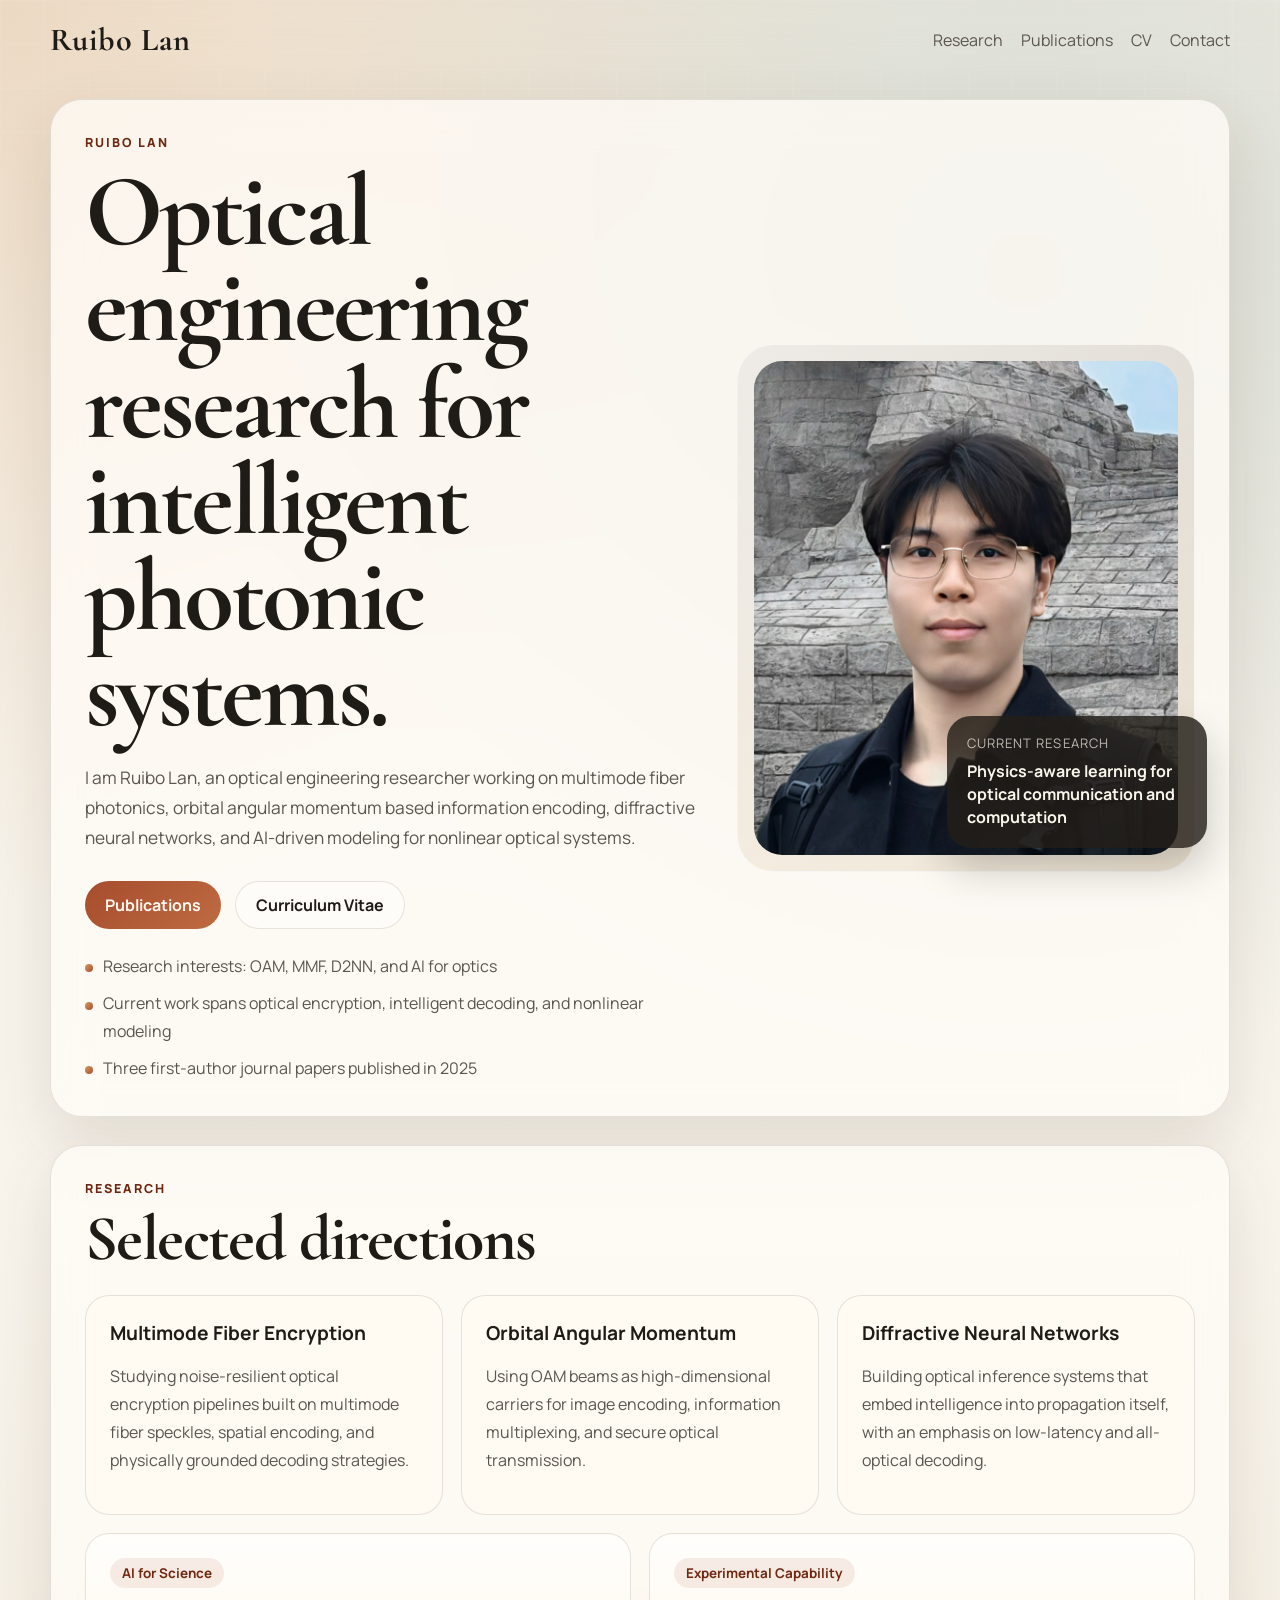
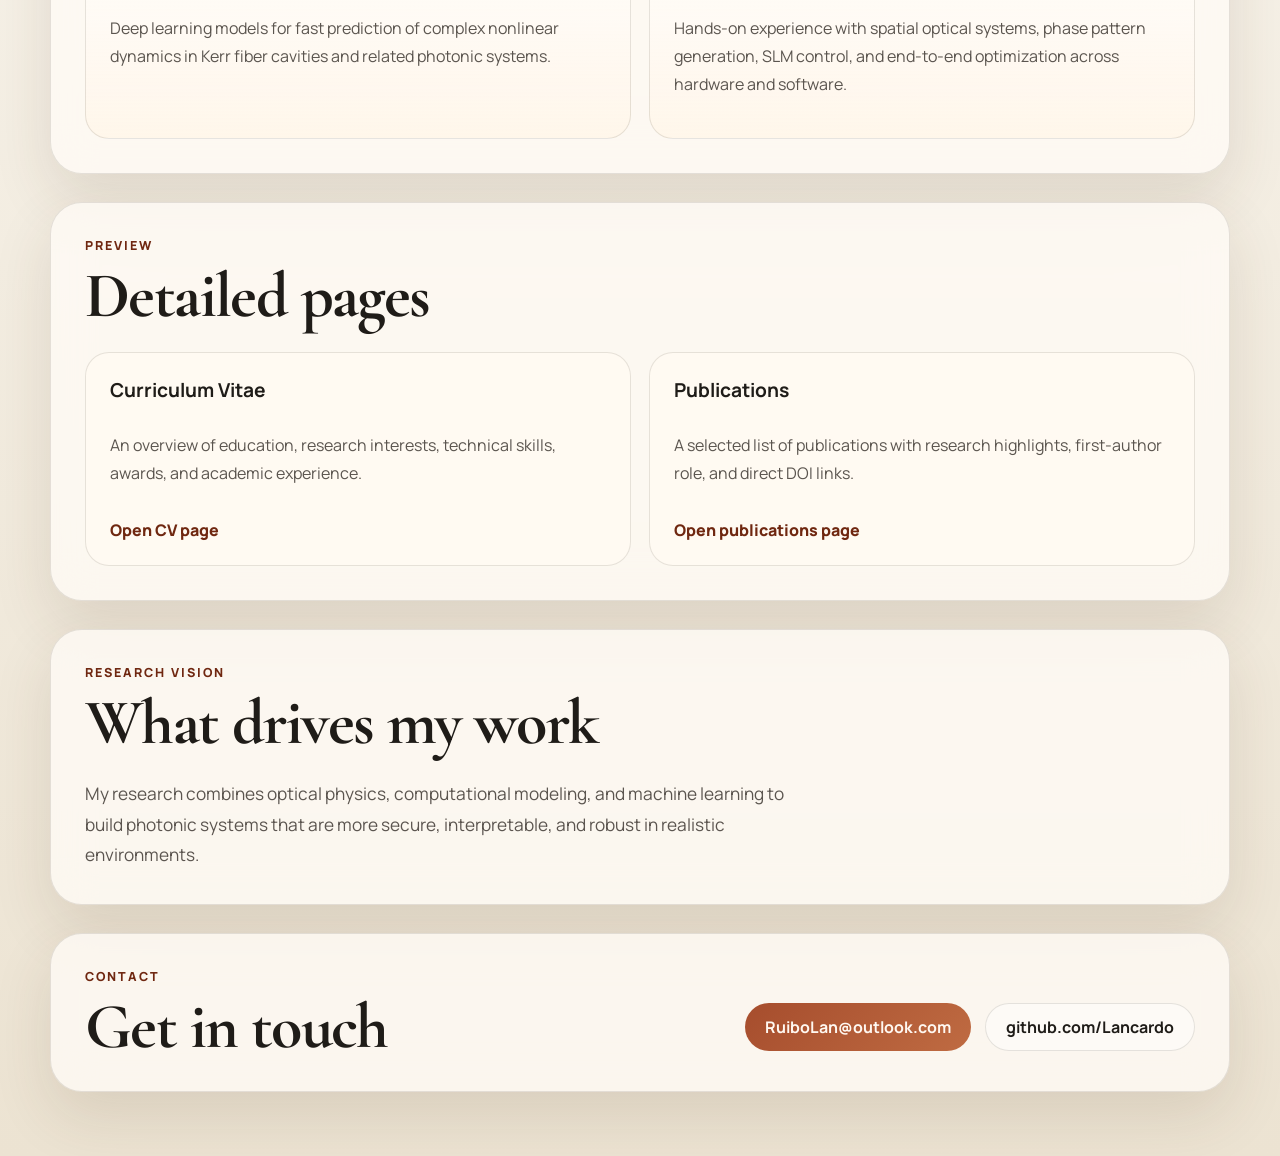
<file: index.html>
<!DOCTYPE html>
<html lang="en">
  <head>
    <meta charset="UTF-8" />
    <meta name="viewport" content="width=device-width, initial-scale=1.0" />
    <title>Ruibo Lan | Optical Engineering</title>
    <meta
      name="description"
      content="Academic homepage for Ruibo Lan, focused on multimode fiber photonics, orbital angular momentum, diffractive neural networks, and AI-driven optical systems."
    />
    <link rel="preconnect" href="https://fonts.googleapis.com" />
    <link rel="preconnect" href="https://fonts.gstatic.com" crossorigin />
    <link
      href="https://fonts.googleapis.com/css2?family=Manrope:wght@400;500;600;700;800&family=Cormorant+Garamond:wght@500;600;700&display=swap"
      rel="stylesheet"
    />
    <link rel="stylesheet" href="styles.css" />
  </head>
  <body>
    <div class="site-shell">
      <header class="topbar">
        <a class="brand" href="index.html">Ruibo Lan</a>
        <nav class="nav">
          <a href="index.html#research">Research</a>
          <a href="publications.html">Publications</a>
          <a href="cv.html">CV</a>
          <a href="#contact">Contact</a>
        </nav>
      </header>

      <main id="home">
        <section class="hero section reveal">
          <div class="hero-copy">
            <p class="eyebrow">Ruibo Lan</p>
            <h1>Optical engineering research for intelligent photonic systems.</h1>
            <p class="hero-text">
              I am Ruibo Lan, an optical engineering researcher working on multimode fiber
              photonics, orbital angular momentum based information encoding, diffractive neural
              networks, and AI-driven modeling for nonlinear optical systems.
            </p>
            <div class="hero-actions">
              <a class="button button-primary" href="publications.html">Publications</a>
              <a class="button button-secondary" href="cv.html">Curriculum Vitae</a>
            </div>
            <ul class="hero-facts" aria-label="Key information">
              <li>Research interests: OAM, MMF, D2NN, and AI for optics</li>
              <li>Current work spans optical encryption, intelligent decoding, and nonlinear modeling</li>
              <li>Three first-author journal papers published in 2025</li>
            </ul>
          </div>
          <div class="hero-visual">
            <div class="portrait-wrap">
              <img src="assets/life-photo.jpg" alt="Portrait of Ruibo Lan" class="portrait" />
            </div>
            <div class="signal-card">
              <span>Current Research</span>
              <strong>Physics-aware learning for optical communication and computation</strong>
            </div>
          </div>
        </section>

        <section id="research" class="section reveal">
          <div class="section-heading">
            <p class="eyebrow">Research</p>
            <h2>Selected directions</h2>
          </div>
          <div class="card-grid three-up">
            <article class="info-card">
              <h3>Multimode Fiber Encryption</h3>
              <p>
                Studying noise-resilient optical encryption pipelines built on multimode fiber
                speckles, spatial encoding, and physically grounded decoding strategies.
              </p>
            </article>
            <article class="info-card">
              <h3>Orbital Angular Momentum</h3>
              <p>
                Using OAM beams as high-dimensional carriers for image encoding, information
                multiplexing, and secure optical transmission.
              </p>
            </article>
            <article class="info-card">
              <h3>Diffractive Neural Networks</h3>
              <p>
                Building optical inference systems that embed intelligence into propagation itself,
                with an emphasis on low-latency and all-optical decoding.
              </p>
            </article>
          </div>
          <div class="card-grid two-up accent-grid">
            <article class="accent-card">
              <span class="accent-label">AI for Science</span>
              <p>
                Deep learning models for fast prediction of complex nonlinear dynamics in Kerr
                fiber cavities and related photonic systems.
              </p>
            </article>
            <article class="accent-card">
              <span class="accent-label">Experimental Capability</span>
              <p>
                Hands-on experience with spatial optical systems, phase pattern generation, SLM
                control, and end-to-end optimization across hardware and software.
              </p>
            </article>
          </div>
        </section>

        <section class="section reveal">
          <div class="section-heading">
            <p class="eyebrow">Preview</p>
            <h2>Detailed pages</h2>
          </div>
          <div class="card-grid two-up">
            <article class="info-card page-card">
              <h3>Curriculum Vitae</h3>
              <p>
                An overview of education, research interests, technical skills, awards, and
                academic experience.
              </p>
              <a class="text-link" href="cv.html">Open CV page</a>
            </article>
            <article class="info-card page-card">
              <h3>Publications</h3>
              <p>
                A selected list of publications with research highlights, first-author role, and
                direct DOI links.
              </p>
              <a class="text-link" href="publications.html">Open publications page</a>
            </article>
          </div>
        </section>

        <section class="section statement reveal">
          <div class="section-heading">
            <p class="eyebrow">Research Vision</p>
            <h2>What drives my work</h2>
          </div>
          <p class="statement-text">
            My research combines optical physics, computational modeling, and machine learning to
            build photonic systems that are more secure, interpretable, and robust in realistic
            environments.
          </p>
        </section>
      </main>

      <footer id="contact" class="footer reveal">
        <div>
          <p class="eyebrow">Contact</p>
          <h2>Get in touch</h2>
        </div>
        <div class="footer-actions">
          <a class="button button-primary" href="mailto:RuiboLan@outlook.com">
            RuiboLan@outlook.com
          </a>
          <a class="button button-secondary" href="https://github.com/Lancardo" target="_blank" rel="noreferrer">
            github.com/Lancardo
          </a>
        </div>
      </footer>
    </div>

    <script src="script.js"></script>
  </body>
</html>
</file>
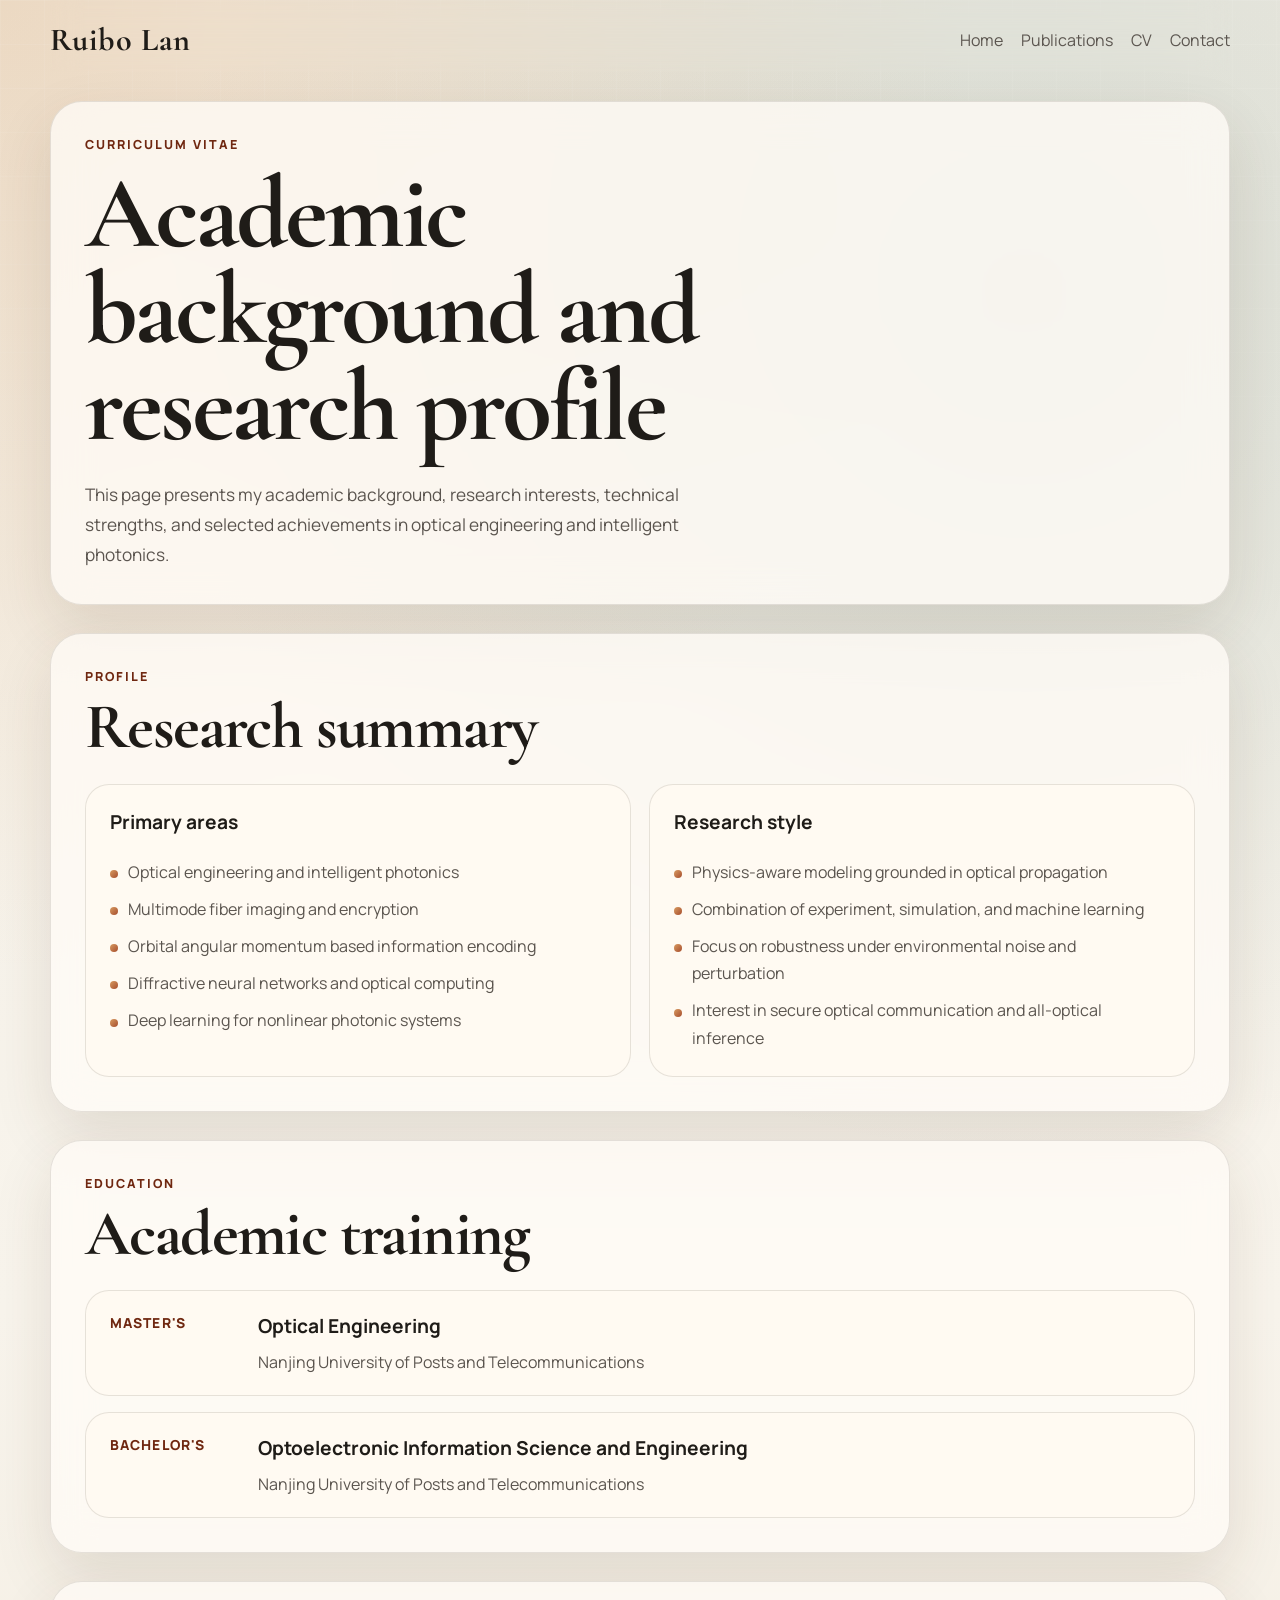
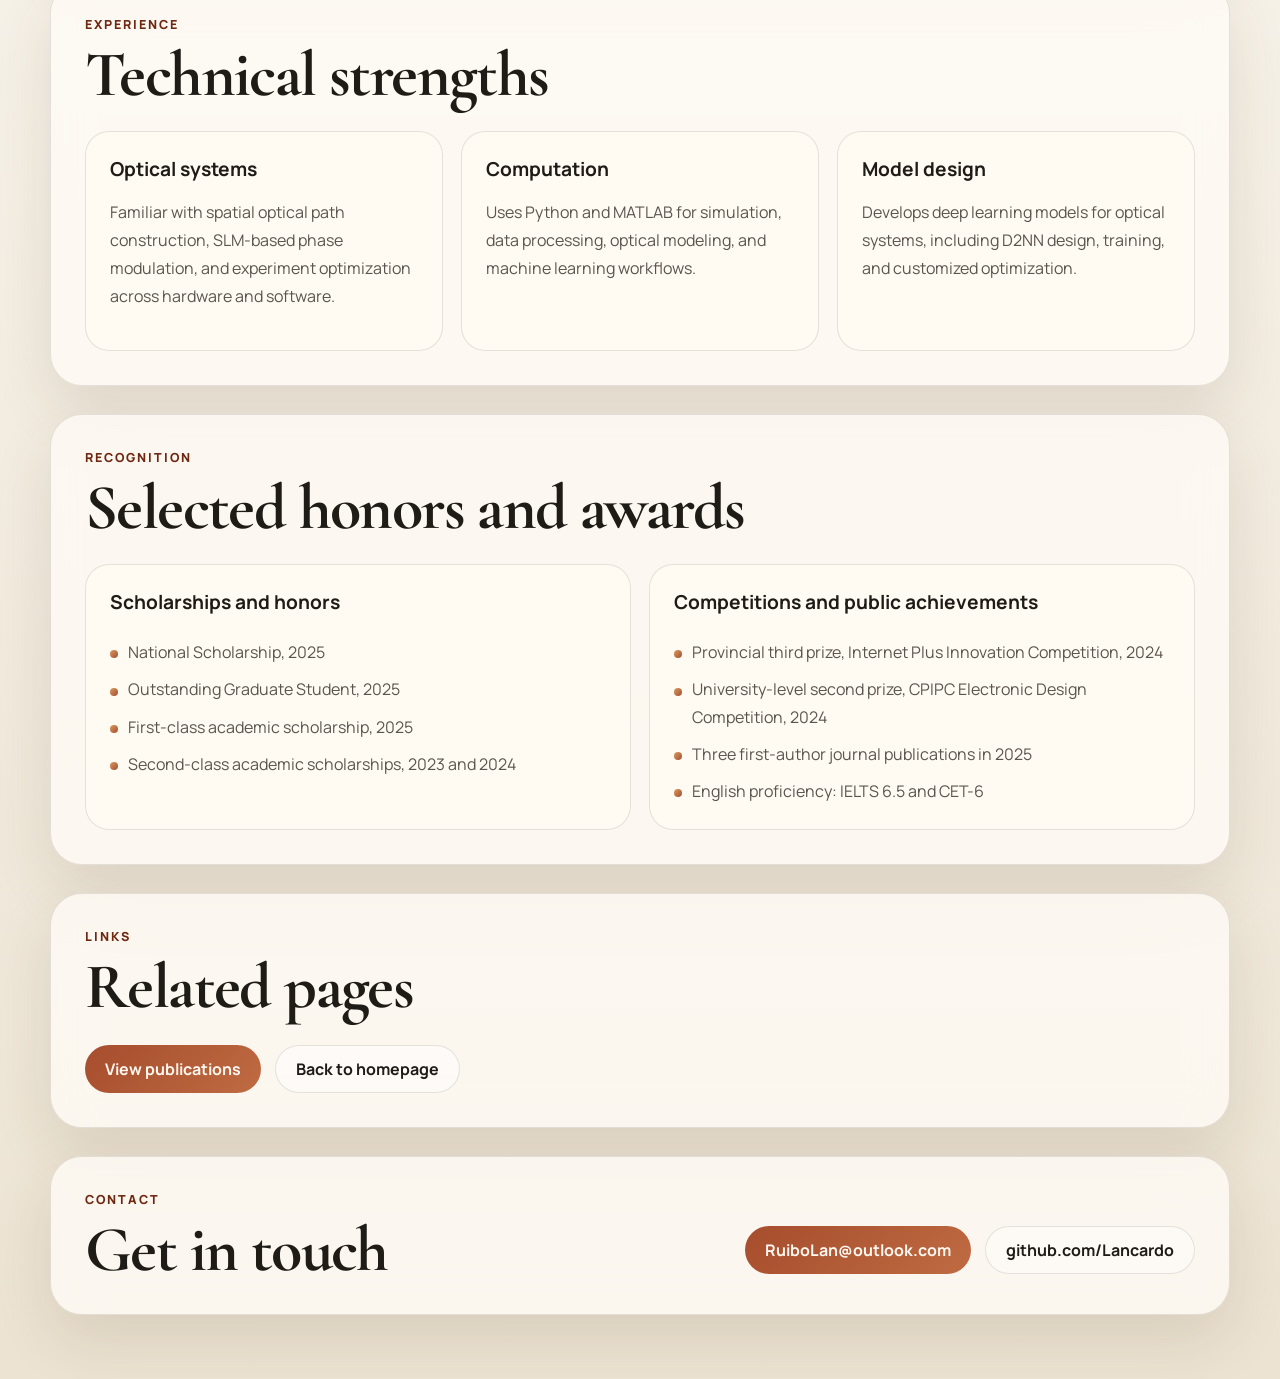
<file: cv.html>
<!DOCTYPE html>
<html lang="en">
  <head>
    <meta charset="UTF-8" />
    <meta name="viewport" content="width=device-width, initial-scale=1.0" />
    <title>Ruibo Lan | CV</title>
    <meta
      name="description"
      content="Curriculum Vitae page for Ruibo Lan, including education, research interests, technical experience, honors, and public academic background."
    />
    <link rel="preconnect" href="https://fonts.googleapis.com" />
    <link rel="preconnect" href="https://fonts.gstatic.com" crossorigin />
    <link
      href="https://fonts.googleapis.com/css2?family=Manrope:wght@400;500;600;700;800&family=Cormorant+Garamond:wght@500;600;700&display=swap"
      rel="stylesheet"
    />
    <link rel="stylesheet" href="styles.css" />
  </head>
  <body>
    <div class="site-shell">
      <header class="topbar">
        <a class="brand" href="index.html">Ruibo Lan</a>
        <nav class="nav">
          <a href="index.html">Home</a>
          <a href="publications.html">Publications</a>
          <a href="cv.html">CV</a>
          <a href="#contact">Contact</a>
        </nav>
      </header>

      <main class="page-main">
        <section class="page-hero section reveal">
          <div class="section-heading">
            <p class="eyebrow">Curriculum Vitae</p>
            <h1>Academic background and research profile</h1>
          </div>
          <p class="hero-text">
            This page presents my academic background, research interests, technical strengths,
            and selected achievements in optical engineering and intelligent photonics.
          </p>
        </section>

        <section class="section reveal">
          <div class="section-heading">
            <p class="eyebrow">Profile</p>
            <h2>Research summary</h2>
          </div>
          <div class="card-grid two-up">
            <article class="info-card">
              <h3>Primary areas</h3>
              <ul class="detail-list">
                <li>Optical engineering and intelligent photonics</li>
                <li>Multimode fiber imaging and encryption</li>
                <li>Orbital angular momentum based information encoding</li>
                <li>Diffractive neural networks and optical computing</li>
                <li>Deep learning for nonlinear photonic systems</li>
              </ul>
            </article>
            <article class="info-card">
              <h3>Research style</h3>
              <ul class="detail-list">
                <li>Physics-aware modeling grounded in optical propagation</li>
                <li>Combination of experiment, simulation, and machine learning</li>
                <li>Focus on robustness under environmental noise and perturbation</li>
                <li>Interest in secure optical communication and all-optical inference</li>
              </ul>
            </article>
          </div>
        </section>

        <section class="section reveal">
          <div class="section-heading">
            <p class="eyebrow">Education</p>
            <h2>Academic training</h2>
          </div>
          <div class="timeline">
            <article class="timeline-item">
              <span class="timeline-year">Master's</span>
              <div>
                <h3>Optical Engineering</h3>
                <p>Nanjing University of Posts and Telecommunications</p>
              </div>
            </article>
            <article class="timeline-item">
              <span class="timeline-year">Bachelor's</span>
              <div>
                <h3>Optoelectronic Information Science and Engineering</h3>
                <p>Nanjing University of Posts and Telecommunications</p>
              </div>
            </article>
          </div>
        </section>

        <section class="section reveal">
          <div class="section-heading">
            <p class="eyebrow">Experience</p>
            <h2>Technical strengths</h2>
          </div>
          <div class="card-grid three-up">
            <article class="info-card">
              <h3>Optical systems</h3>
              <p>
                Familiar with spatial optical path construction, SLM-based phase modulation, and
                experiment optimization across hardware and software.
              </p>
            </article>
            <article class="info-card">
              <h3>Computation</h3>
              <p>
                Uses Python and MATLAB for simulation, data processing, optical modeling, and
                machine learning workflows.
              </p>
            </article>
            <article class="info-card">
              <h3>Model design</h3>
              <p>
                Develops deep learning models for optical systems, including D2NN design,
                training, and customized optimization.
              </p>
            </article>
          </div>
        </section>

        <section class="section reveal">
          <div class="section-heading">
            <p class="eyebrow">Recognition</p>
            <h2>Selected honors and awards</h2>
          </div>
          <div class="card-grid two-up">
            <article class="info-card">
              <h3>Scholarships and honors</h3>
              <ul class="detail-list">
                <li>National Scholarship, 2025</li>
                <li>Outstanding Graduate Student, 2025</li>
                <li>First-class academic scholarship, 2025</li>
                <li>Second-class academic scholarships, 2023 and 2024</li>
              </ul>
            </article>
            <article class="info-card">
              <h3>Competitions and public achievements</h3>
              <ul class="detail-list">
                <li>Provincial third prize, Internet Plus Innovation Competition, 2024</li>
                <li>University-level second prize, CPIPC Electronic Design Competition, 2024</li>
                <li>Three first-author journal publications in 2025</li>
                <li>English proficiency: IELTS 6.5 and CET-6</li>
              </ul>
            </article>
          </div>
        </section>

        <section class="section reveal">
          <div class="section-heading">
            <p class="eyebrow">Links</p>
            <h2>Related pages</h2>
          </div>
          <div class="hero-actions">
            <a class="button button-primary" href="publications.html">View publications</a>
            <a class="button button-secondary" href="index.html">Back to homepage</a>
          </div>
        </section>
      </main>

      <footer id="contact" class="footer reveal">
        <div>
          <p class="eyebrow">Contact</p>
          <h2>Get in touch</h2>
        </div>
        <div class="footer-actions">
          <a class="button button-primary" href="mailto:RuiboLan@outlook.com">
            RuiboLan@outlook.com
          </a>
          <a class="button button-secondary" href="https://github.com/Lancardo" target="_blank" rel="noreferrer">
            github.com/Lancardo
          </a>
        </div>
      </footer>
    </div>

    <script src="script.js"></script>
  </body>
</html>
</file>
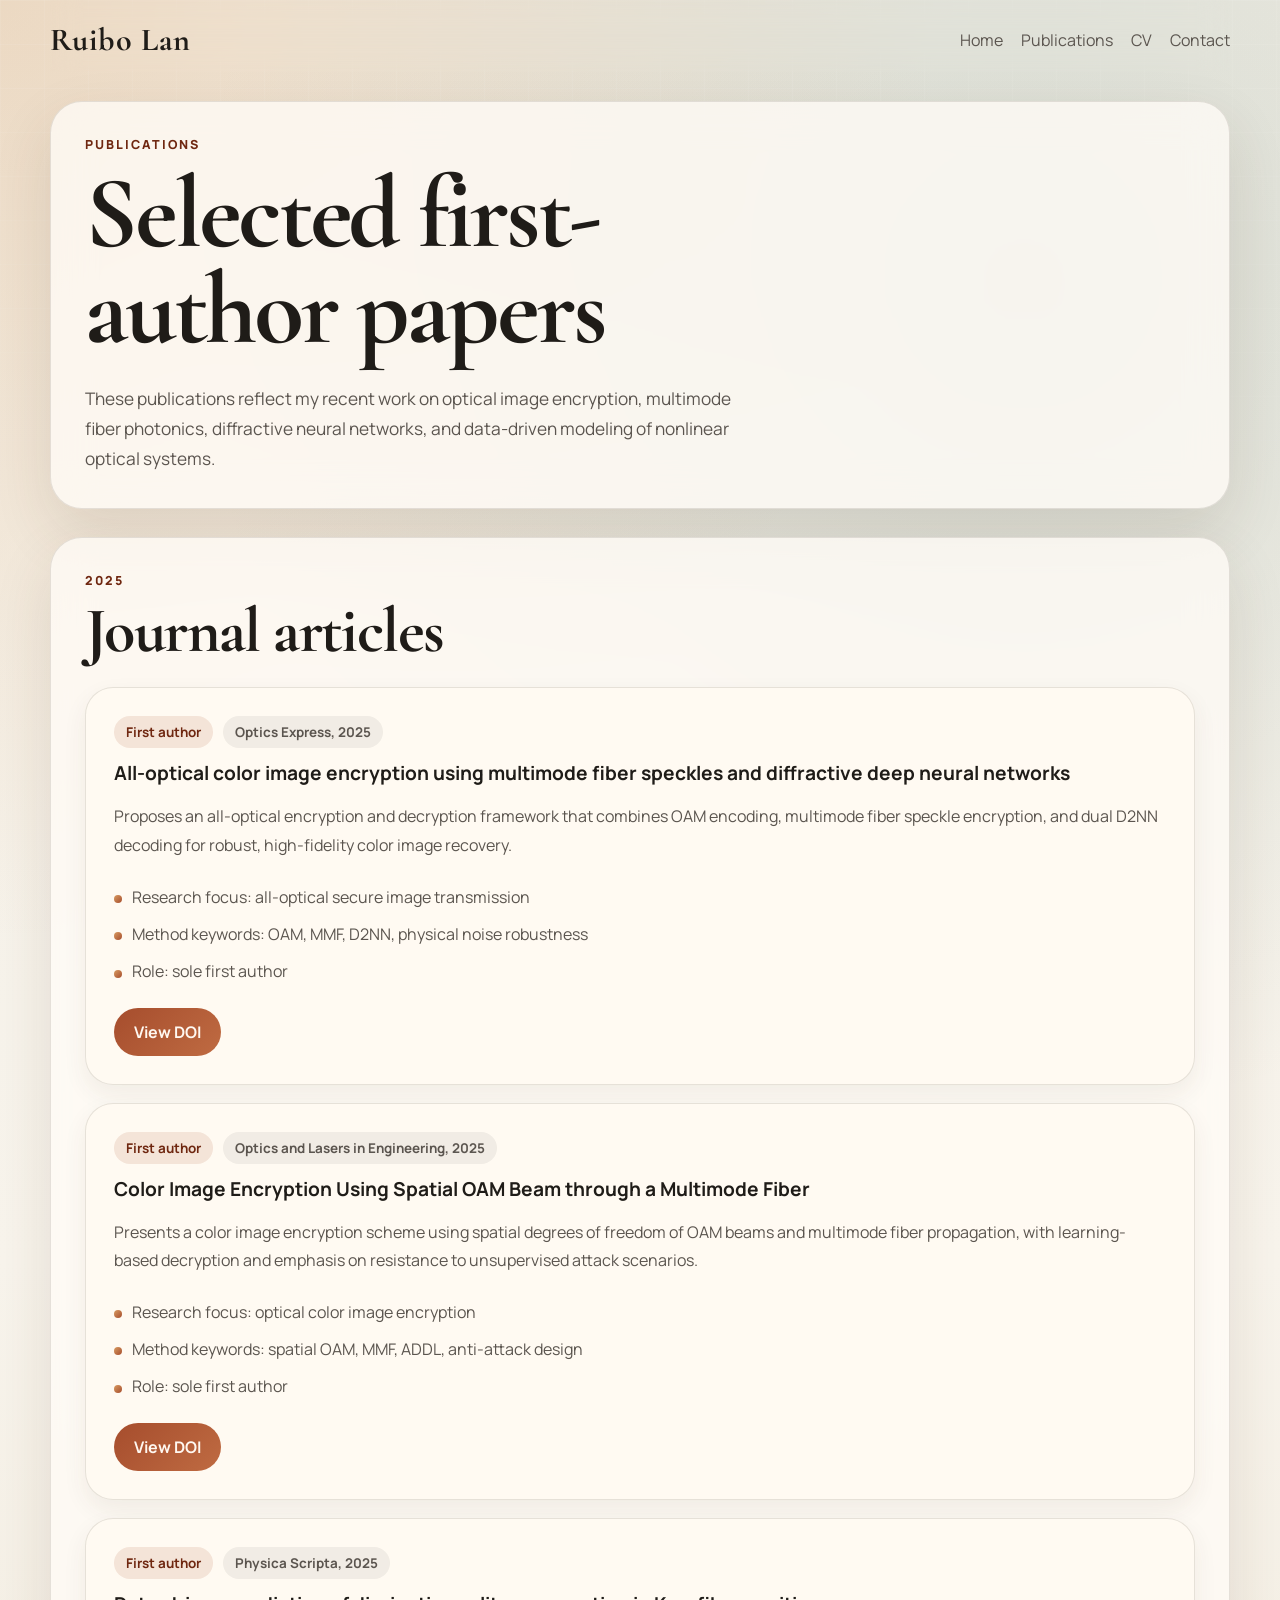
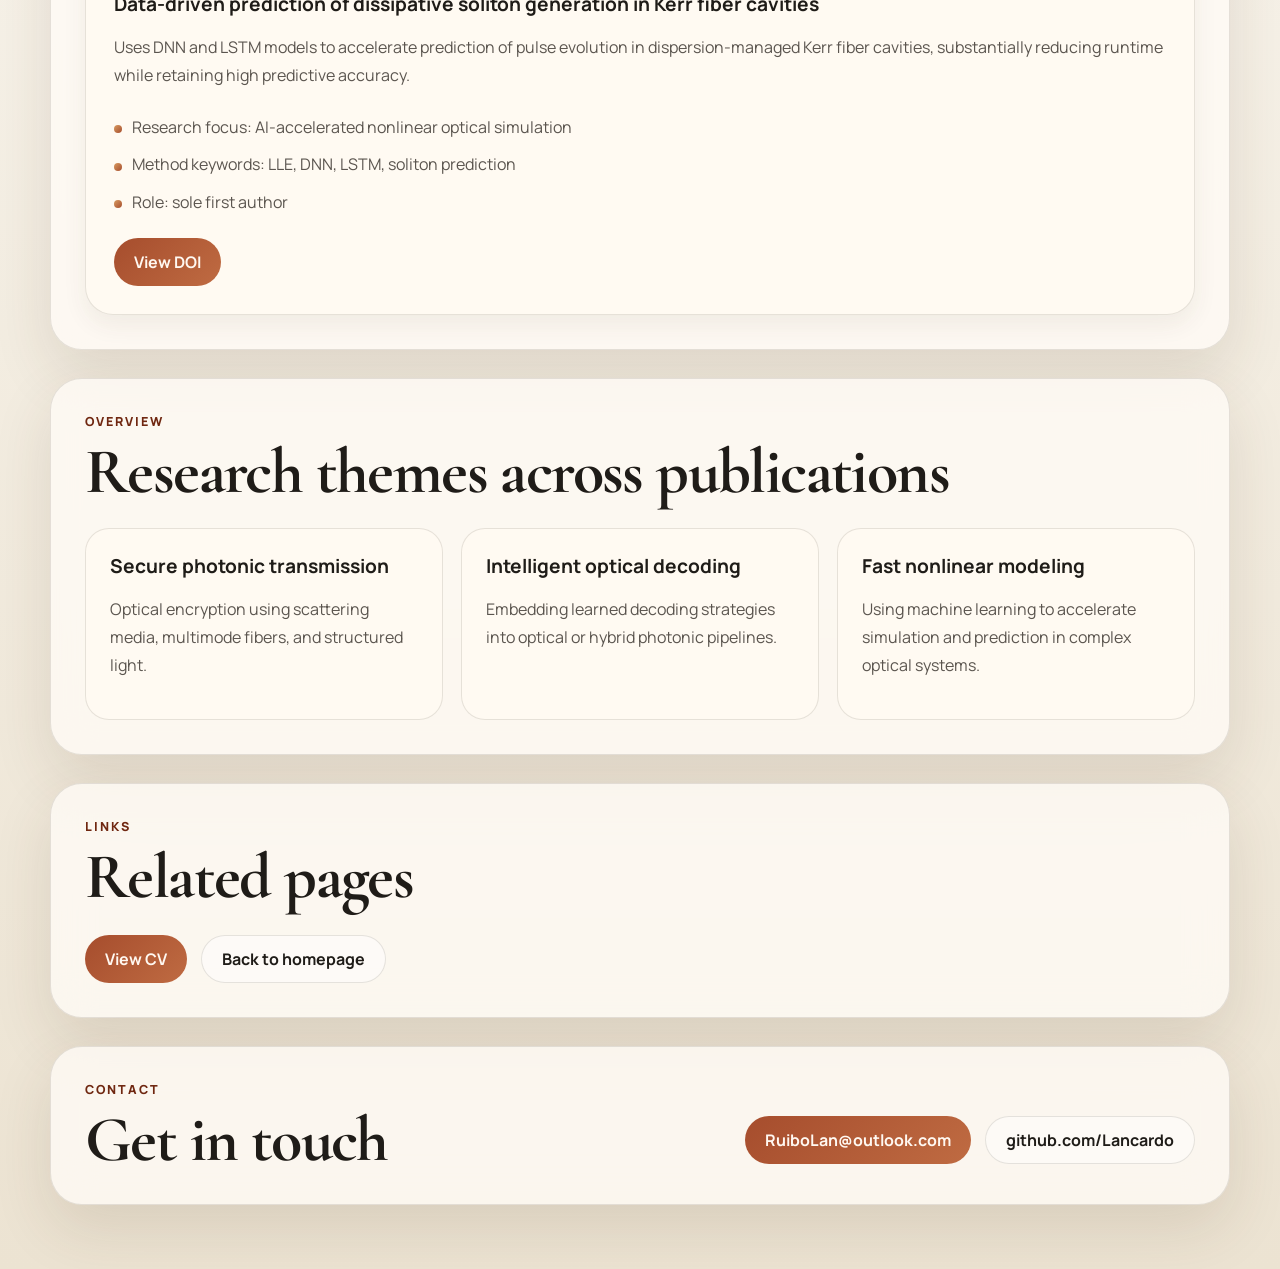
<file: publications.html>
<!DOCTYPE html>
<html lang="en">
  <head>
    <meta charset="UTF-8" />
    <meta name="viewport" content="width=device-width, initial-scale=1.0" />
    <title>Ruibo Lan | Publications</title>
    <meta
      name="description"
      content="Publication list for Ruibo Lan, including representative work in multimode fiber encryption, orbital angular momentum, diffractive neural networks, and Kerr fiber cavity modeling."
    />
    <link rel="preconnect" href="https://fonts.googleapis.com" />
    <link rel="preconnect" href="https://fonts.gstatic.com" crossorigin />
    <link
      href="https://fonts.googleapis.com/css2?family=Manrope:wght@400;500;600;700;800&family=Cormorant+Garamond:wght@500;600;700&display=swap"
      rel="stylesheet"
    />
    <link rel="stylesheet" href="styles.css" />
  </head>
  <body>
    <div class="site-shell">
      <header class="topbar">
        <a class="brand" href="index.html">Ruibo Lan</a>
        <nav class="nav">
          <a href="index.html">Home</a>
          <a href="publications.html">Publications</a>
          <a href="cv.html">CV</a>
          <a href="#contact">Contact</a>
        </nav>
      </header>

      <main class="page-main">
        <section class="page-hero section reveal">
          <div class="section-heading">
            <p class="eyebrow">Publications</p>
            <h1>Selected first-author papers</h1>
          </div>
          <p class="hero-text">
            These publications reflect my recent work on optical image encryption, multimode
            fiber photonics, diffractive neural networks, and data-driven modeling of nonlinear
            optical systems.
          </p>
        </section>

        <section class="section reveal">
          <div class="section-heading">
            <p class="eyebrow">2025</p>
            <h2>Journal articles</h2>
          </div>
          <div class="publication-stack">
            <article class="publication-detail">
              <div class="publication-topline">
                <span class="pub-badge">First author</span>
                <span class="pub-meta">Optics Express, 2025</span>
              </div>
              <h3>All-optical color image encryption using multimode fiber speckles and diffractive deep neural networks</h3>
              <p>
                Proposes an all-optical encryption and decryption framework that combines OAM
                encoding, multimode fiber speckle encryption, and dual D2NN decoding for robust,
                high-fidelity color image recovery.
              </p>
              <ul class="detail-list">
                <li>Research focus: all-optical secure image transmission</li>
                <li>Method keywords: OAM, MMF, D2NN, physical noise robustness</li>
                <li>Role: sole first author</li>
              </ul>
              <div class="publication-actions">
                <a class="button button-primary" href="https://doi.org/10.1364/OE.571745" target="_blank" rel="noreferrer">View DOI</a>
              </div>
            </article>

            <article class="publication-detail">
              <div class="publication-topline">
                <span class="pub-badge">First author</span>
                <span class="pub-meta">Optics and Lasers in Engineering, 2025</span>
              </div>
              <h3>Color Image Encryption Using Spatial OAM Beam through a Multimode Fiber</h3>
              <p>
                Presents a color image encryption scheme using spatial degrees of freedom of OAM
                beams and multimode fiber propagation, with learning-based decryption and emphasis
                on resistance to unsupervised attack scenarios.
              </p>
              <ul class="detail-list">
                <li>Research focus: optical color image encryption</li>
                <li>Method keywords: spatial OAM, MMF, ADDL, anti-attack design</li>
                <li>Role: sole first author</li>
              </ul>
              <div class="publication-actions">
                <a class="button button-primary" href="https://doi.org/10.1016/j.optlaseng.2025.109146" target="_blank" rel="noreferrer">View DOI</a>
              </div>
            </article>

            <article class="publication-detail">
              <div class="publication-topline">
                <span class="pub-badge">First author</span>
                <span class="pub-meta">Physica Scripta, 2025</span>
              </div>
              <h3>Data-driven prediction of dissipative soliton generation in Kerr fiber cavities</h3>
              <p>
                Uses DNN and LSTM models to accelerate prediction of pulse evolution in
                dispersion-managed Kerr fiber cavities, substantially reducing runtime while
                retaining high predictive accuracy.
              </p>
              <ul class="detail-list">
                <li>Research focus: AI-accelerated nonlinear optical simulation</li>
                <li>Method keywords: LLE, DNN, LSTM, soliton prediction</li>
                <li>Role: sole first author</li>
              </ul>
              <div class="publication-actions">
                <a class="button button-primary" href="https://doi.org/10.1088/1402-4896/adee65" target="_blank" rel="noreferrer">View DOI</a>
              </div>
            </article>
          </div>
        </section>

        <section class="section reveal">
          <div class="section-heading">
            <p class="eyebrow">Overview</p>
            <h2>Research themes across publications</h2>
          </div>
          <div class="card-grid three-up">
            <article class="info-card">
              <h3>Secure photonic transmission</h3>
              <p>
                Optical encryption using scattering media, multimode fibers, and structured light.
              </p>
            </article>
            <article class="info-card">
              <h3>Intelligent optical decoding</h3>
              <p>
                Embedding learned decoding strategies into optical or hybrid photonic pipelines.
              </p>
            </article>
            <article class="info-card">
              <h3>Fast nonlinear modeling</h3>
              <p>
                Using machine learning to accelerate simulation and prediction in complex optical
                systems.
              </p>
            </article>
          </div>
        </section>

        <section class="section reveal">
          <div class="section-heading">
            <p class="eyebrow">Links</p>
            <h2>Related pages</h2>
          </div>
          <div class="hero-actions">
            <a class="button button-primary" href="cv.html">View CV</a>
            <a class="button button-secondary" href="index.html">Back to homepage</a>
          </div>
        </section>
      </main>

      <footer id="contact" class="footer reveal">
        <div>
          <p class="eyebrow">Contact</p>
          <h2>Get in touch</h2>
        </div>
        <div class="footer-actions">
          <a class="button button-primary" href="mailto:RuiboLan@outlook.com">
            RuiboLan@outlook.com
          </a>
          <a class="button button-secondary" href="https://github.com/Lancardo" target="_blank" rel="noreferrer">
            github.com/Lancardo
          </a>
        </div>
      </footer>
    </div>

    <script src="script.js"></script>
  </body>
</html>
</file>
<file: styles.css>
:root {
  --bg: #f3efe6;
  --bg-deep: #ece3d2;
  --surface: rgba(255, 252, 246, 0.78);
  --surface-strong: #fffaf2;
  --text: #1f1c18;
  --muted: #5b554f;
  --line: rgba(50, 42, 31, 0.12);
  --accent: #a64d2d;
  --accent-strong: #6f2710;
  --accent-soft: #d89b61;
  --shadow: 0 24px 60px rgba(74, 51, 23, 0.12);
  --max: 1180px;
}

* {
  box-sizing: border-box;
}

html {
  scroll-behavior: smooth;
}

body {
  margin: 0;
  min-height: 100vh;
  font-family: "Manrope", sans-serif;
  color: var(--text);
  background:
    radial-gradient(circle at top left, rgba(209, 138, 68, 0.22), transparent 30%),
    radial-gradient(circle at 80% 10%, rgba(87, 125, 115, 0.18), transparent 30%),
    linear-gradient(180deg, var(--bg) 0%, #f8f4ec 44%, var(--bg-deep) 100%);
}

body::before {
  content: "";
  position: fixed;
  inset: 0;
  pointer-events: none;
  background-image:
    linear-gradient(rgba(255, 255, 255, 0.16) 1px, transparent 1px),
    linear-gradient(90deg, rgba(255, 255, 255, 0.16) 1px, transparent 1px);
  background-size: 44px 44px;
  mask-image: linear-gradient(180deg, rgba(0, 0, 0, 0.5), transparent 82%);
}

a {
  color: inherit;
  text-decoration: none;
}

img {
  display: block;
  max-width: 100%;
}

.site-shell {
  width: min(calc(100% - 32px), var(--max));
  margin: 0 auto;
  padding-bottom: 64px;
}

.topbar {
  position: sticky;
  top: 0;
  z-index: 10;
  display: flex;
  justify-content: space-between;
  align-items: center;
  gap: 24px;
  padding: 20px 0 12px;
  backdrop-filter: blur(14px);
}

.brand {
  font-family: "Cormorant Garamond", serif;
  font-size: 2rem;
  font-weight: 700;
  letter-spacing: 0.03em;
}

.nav {
  display: flex;
  flex-wrap: wrap;
  gap: 18px;
  color: var(--muted);
}

.nav a {
  position: relative;
}

.nav a::after {
  content: "";
  position: absolute;
  left: 0;
  bottom: -4px;
  width: 100%;
  height: 1px;
  background: var(--accent);
  transform: scaleX(0);
  transform-origin: left;
  transition: transform 200ms ease;
}

.nav a:hover::after,
.nav a:focus-visible::after {
  transform: scaleX(1);
}

.section,
.footer {
  margin-top: 28px;
  padding: 34px;
  border: 1px solid var(--line);
  border-radius: 32px;
  background: var(--surface);
  box-shadow: var(--shadow);
  backdrop-filter: blur(20px);
}

.hero {
  display: grid;
  grid-template-columns: minmax(0, 1.15fr) minmax(340px, 0.85fr);
  align-items: center;
  gap: 32px;
  min-height: calc(100vh - 108px);
}

.page-main {
  padding-top: 2px;
}

.page-hero h1 {
  max-width: 14ch;
}

.eyebrow {
  margin: 0 0 12px;
  color: var(--accent-strong);
  text-transform: uppercase;
  letter-spacing: 0.16em;
  font-size: 0.78rem;
  font-weight: 800;
}

h1,
h2,
h3 {
  margin: 0;
}

h1,
h2 {
  font-family: "Cormorant Garamond", serif;
  line-height: 0.94;
}

h1 {
  max-width: 12ch;
  font-size: clamp(3.3rem, 8vw, 6.5rem);
  letter-spacing: -0.03em;
}

h2 {
  font-size: clamp(2.4rem, 5vw, 4rem);
  letter-spacing: -0.025em;
}

h3 {
  font-size: 1.2rem;
  margin-bottom: 12px;
}

.hero-text,
.statement-text,
.info-card p,
.accent-card p,
.publication p {
  color: var(--muted);
  line-height: 1.75;
  font-size: 1rem;
}

.hero-text {
  max-width: 60ch;
  margin: 22px 0 0;
  font-size: 1.08rem;
}

.hero-actions,
.footer-actions {
  display: flex;
  flex-wrap: wrap;
  gap: 14px;
  margin-top: 28px;
}

.button {
  display: inline-flex;
  align-items: center;
  justify-content: center;
  min-height: 48px;
  padding: 0 20px;
  border-radius: 999px;
  font-weight: 700;
  transition:
    transform 180ms ease,
    background 180ms ease,
    border-color 180ms ease;
}

.button:hover,
.button:focus-visible {
  transform: translateY(-2px);
}

.button-primary {
  color: #fff8f1;
  background: linear-gradient(135deg, var(--accent) 0%, #bf6b42 100%);
}

.button-secondary {
  border: 1px solid var(--line);
  background: rgba(255, 255, 255, 0.46);
}

.hero-facts,
.detail-list {
  margin: 24px 0 0;
  padding: 0;
  list-style: none;
}

.hero-facts li,
.detail-list li {
  position: relative;
  padding-left: 18px;
  color: var(--muted);
  line-height: 1.7;
}

.hero-facts li + li,
.detail-list li + li {
  margin-top: 10px;
}

.hero-facts li::before,
.detail-list li::before {
  content: "";
  position: absolute;
  left: 0;
  top: 0.7em;
  width: 8px;
  height: 8px;
  border-radius: 50%;
  background: linear-gradient(135deg, var(--accent-soft), var(--accent));
}

.hero-visual {
  position: relative;
}

.portrait-wrap {
  position: relative;
  overflow: hidden;
  border-radius: 36px;
  background:
    linear-gradient(135deg, rgba(255, 255, 255, 0.6), rgba(255, 255, 255, 0.08)),
    linear-gradient(180deg, #d5cec3, #eee3d1);
  border: 1px solid rgba(255, 255, 255, 0.55);
  padding: 16px;
}

.portrait {
  width: 100%;
  aspect-ratio: 0.86;
  object-fit: cover;
  border-radius: 28px;
}

.signal-card {
  position: absolute;
  right: -12px;
  bottom: 24px;
  max-width: 260px;
  padding: 18px 20px;
  border-radius: 24px;
  background: rgba(35, 30, 24, 0.82);
  color: #faf5eb;
  box-shadow: 0 20px 40px rgba(19, 16, 12, 0.22);
}

.signal-card span {
  display: block;
  margin-bottom: 8px;
  font-size: 0.82rem;
  letter-spacing: 0.08em;
  text-transform: uppercase;
  color: rgba(250, 245, 235, 0.72);
}

.signal-card strong {
  line-height: 1.45;
}

.section-heading {
  margin-bottom: 26px;
}

.card-grid {
  display: grid;
  gap: 18px;
}

.three-up {
  grid-template-columns: repeat(3, minmax(0, 1fr));
}

.two-up {
  grid-template-columns: repeat(2, minmax(0, 1fr));
}

.info-card,
.accent-card,
.publication {
  border: 1px solid var(--line);
  border-radius: 24px;
  background: var(--surface-strong);
}

.info-card,
.accent-card {
  padding: 24px;
}

.accent-grid {
  margin-top: 18px;
}

.accent-card {
  background:
    linear-gradient(180deg, rgba(255, 255, 255, 0.72), rgba(255, 246, 234, 0.94)),
    var(--surface-strong);
}

.accent-label {
  display: inline-block;
  margin-bottom: 10px;
  padding: 6px 12px;
  border-radius: 999px;
  background: rgba(166, 77, 45, 0.1);
  color: var(--accent-strong);
  font-size: 0.84rem;
  font-weight: 700;
}

.publication-list {
  display: grid;
  gap: 14px;
}

.publication-stack {
  display: grid;
  gap: 18px;
}

.publication {
  display: flex;
  justify-content: space-between;
  align-items: center;
  gap: 18px;
  padding: 22px 24px;
}

.publication h3 {
  margin-bottom: 8px;
}

.publication a {
  flex-shrink: 0;
  min-width: 62px;
  text-align: center;
  padding: 11px 14px;
  border-radius: 999px;
  background: rgba(166, 77, 45, 0.1);
  color: var(--accent-strong);
  font-weight: 800;
}

.publication-detail {
  padding: 28px;
  border: 1px solid var(--line);
  border-radius: 28px;
  background: var(--surface-strong);
  box-shadow: 0 10px 24px rgba(74, 51, 23, 0.07);
}

.publication-detail p {
  color: var(--muted);
  line-height: 1.8;
}

.publication-topline {
  display: flex;
  flex-wrap: wrap;
  gap: 10px;
  align-items: center;
  margin-bottom: 12px;
}

.publication-actions {
  margin-top: 22px;
}

.pub-badge,
.pub-meta {
  display: inline-flex;
  align-items: center;
  min-height: 32px;
  padding: 0 12px;
  border-radius: 999px;
  font-size: 0.84rem;
  font-weight: 700;
}

.pub-badge {
  background: rgba(166, 77, 45, 0.13);
  color: var(--accent-strong);
}

.pub-meta {
  background: rgba(31, 28, 24, 0.06);
  color: var(--muted);
}

.statement-text {
  max-width: 66ch;
  margin: 0;
  font-size: 1.08rem;
}

.page-card {
  display: flex;
  flex-direction: column;
  justify-content: space-between;
}

.text-link {
  margin-top: 16px;
  color: var(--accent-strong);
  font-weight: 800;
}

.timeline {
  display: grid;
  gap: 16px;
}

.timeline-item {
  display: grid;
  grid-template-columns: 130px minmax(0, 1fr);
  gap: 18px;
  padding: 22px 24px;
  border: 1px solid var(--line);
  border-radius: 24px;
  background: var(--surface-strong);
}

.timeline-item p {
  margin: 8px 0 0;
  color: var(--muted);
}

.timeline-year {
  display: inline-flex;
  align-items: flex-start;
  justify-content: flex-start;
  color: var(--accent-strong);
  font-size: 0.86rem;
  font-weight: 800;
  letter-spacing: 0.08em;
  text-transform: uppercase;
}

.footer {
  display: flex;
  justify-content: space-between;
  align-items: center;
  gap: 24px;
}

.reveal {
  opacity: 0;
  transform: translateY(16px);
  transition:
    opacity 540ms ease,
    transform 540ms ease;
}

.reveal.is-visible {
  opacity: 1;
  transform: translateY(0);
}

@media (max-width: 980px) {
  .hero {
    grid-template-columns: 1fr;
    min-height: auto;
  }

  .three-up,
  .two-up {
    grid-template-columns: 1fr;
  }

  .signal-card {
    position: static;
    max-width: none;
    margin-top: 18px;
  }

  .footer {
    flex-direction: column;
    align-items: flex-start;
  }

  .timeline-item {
    grid-template-columns: 1fr;
  }
}

@media (max-width: 720px) {
  .site-shell {
    width: min(calc(100% - 20px), var(--max));
  }

  .topbar {
    align-items: flex-start;
    flex-direction: column;
    padding-top: 16px;
  }

  .section,
  .footer {
    padding: 24px 20px;
    border-radius: 24px;
  }

  .publication {
    flex-direction: column;
    align-items: flex-start;
  }

  h1 {
    max-width: none;
  }
}
</file>
